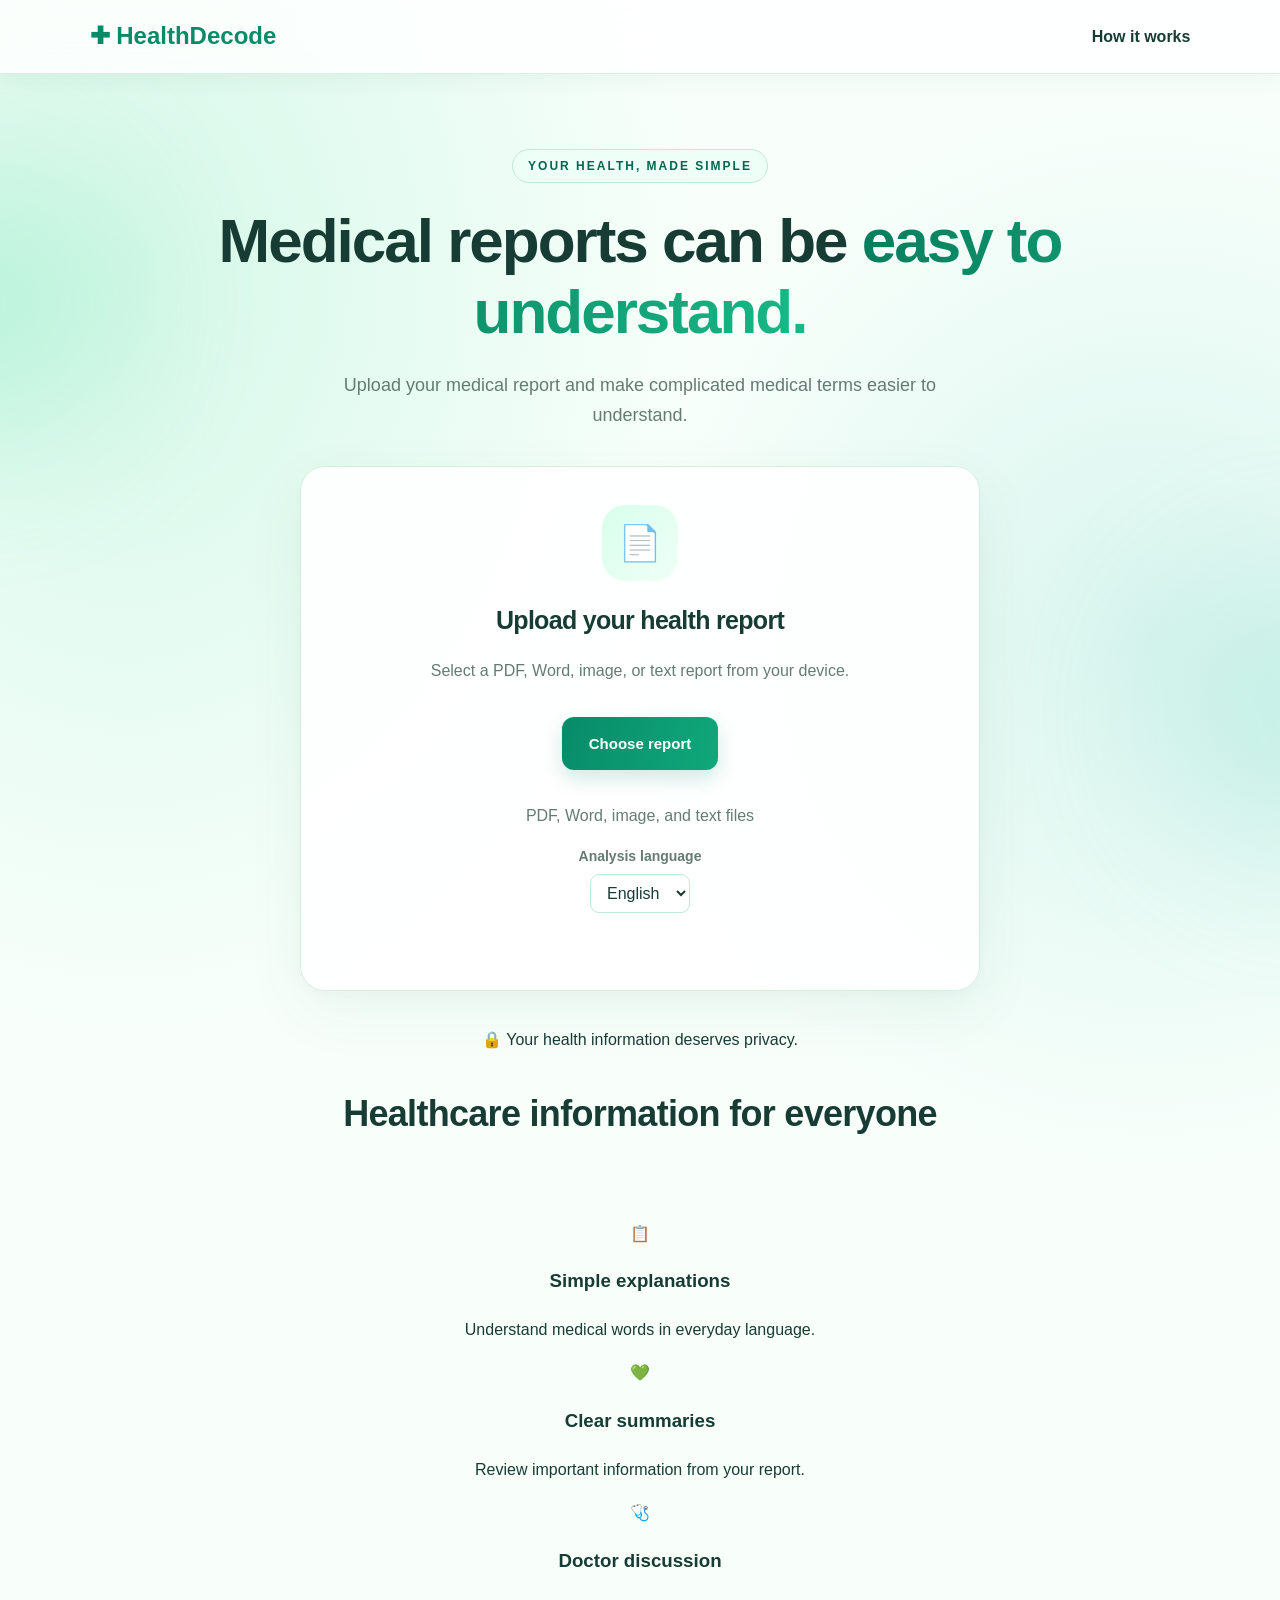
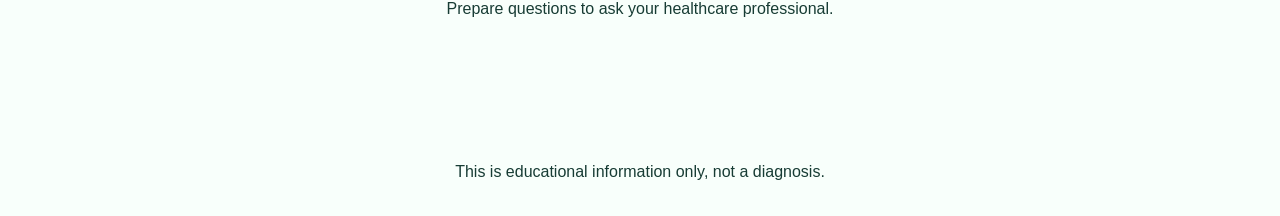
<file: frontedbyatharvlahane/index.html>
<!DOCTYPE html>
<html lang="en">
<head>
  <meta charset="UTF-8">
  <meta name="viewport" content="width=device-width, initial-scale=1.0">
  <title>HealthDecode | Understand Your Health</title>
  <link rel="stylesheet" href="style.css">
</head>
<body>
  <nav class="navbar">
    <a class="logo" href="#">✚ HealthDecode</a>
    <a href="#how">How it works</a>
  </nav>

  <main class="hero">
    <div class="tag">YOUR HEALTH, MADE SIMPLE</div>

    <h1>Medical reports can be
      <span>easy to understand.</span>
    </h1>

    <p class="intro">
      Upload your medical report and make complicated
      medical terms easier to understand.
    </p>

    <section class="upload-card">
      <div class="file-icon">📄</div>
      <h2>Upload your health report</h2>
      <p>Select a PDF, Word, image, or text report from your device.</p>

      <label class="upload-btn" for="pdfFile">
        Choose report
      </label>
      <input id="pdfFile" type="file" accept=".pdf,.doc,.docx,.jpg,.jpeg,.png,.webp,.bmp,.tif,.tiff,.txt,application/pdf,application/msword,application/vnd.openxmlformats-officedocument.wordprocessingml.document,image/*,text/plain">

      <p id="fileName" class="file-name">
        PDF, Word, image, and text files
      </p>
      <label class="language-label" for="language">Analysis language</label>
      <select id="language" name="language">
        <option value="en">English</option>
        <option value="hi">Hindi</option>
        <option value="mr">Marathi</option>
      </select>
      <p id="status" class="status" role="status" aria-live="polite"></p>
    </section>

    <section id="resultsSection" class="results-section" aria-labelledby="resultsHeading" hidden>
      <h2 id="resultsHeading">Your results</h2>
      <div id="resultsList" class="results-list"></div>

      <div class="questions-card">
        <h3>Questions to discuss with your doctor</h3>
        <ul id="questionsList"></ul>
      </div>
      <p class="educational-note">
        This is educational information only, not a diagnosis.
      </p>
    </section>

    <p class="privacy">🔒 Your health information deserves privacy.</p>

    <section id="how" class="how">
      <h2>Healthcare information for everyone</h2>
      <div class="features">
        <article>
          <span>📋</span>
          <h3>Simple explanations</h3>
          <p>Understand medical words in everyday language.</p>
        </article>
        <article>
          <span>💚</span>
          <h3>Clear summaries</h3>
          <p>Review important information from your report.</p>
        </article>
        <article>
          <span>🩺</span>
          <h3>Doctor discussion</h3>
          <p>Prepare questions to ask your healthcare professional.</p>
        </article>
      </div>
    </section>

    <footer>
        This is educational information only, not a diagnosis.
    </footer>
  </main>

  <script src="script.js"></script>
</body>
</html>
</file>
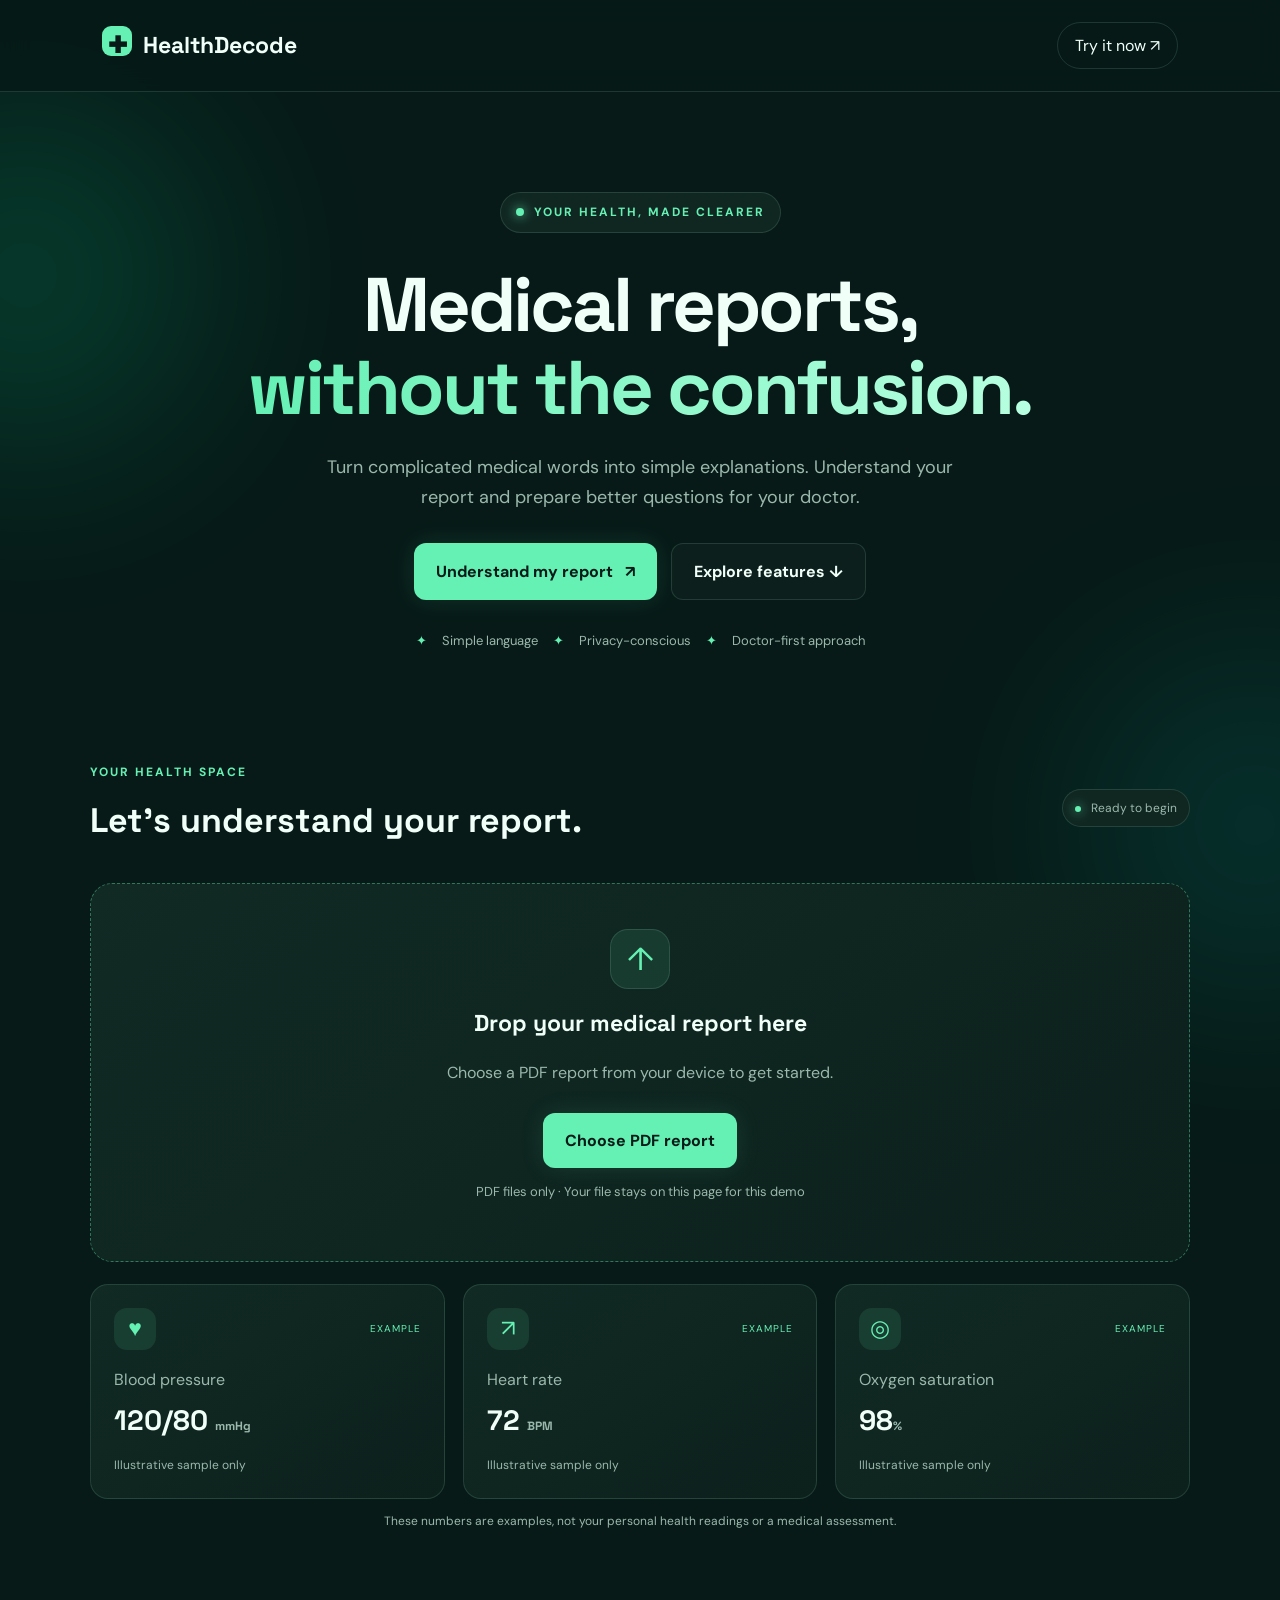
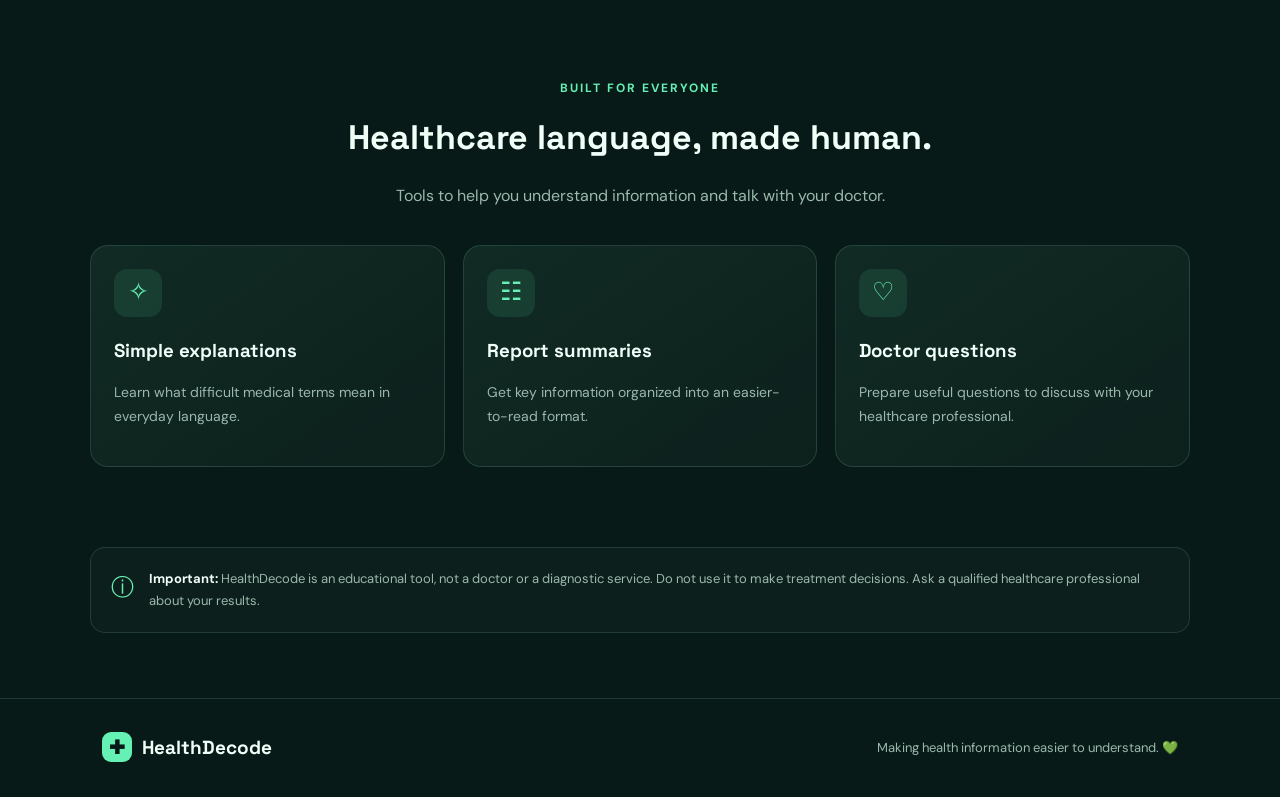
<file: frontedbyatharvlahane/healthdecode-v2 by atharvlahane/index.html>
<!DOCTYPE html>
<html lang="en">
<head>
    <meta charset="UTF-8">
    <meta name="viewport" content="width=device-width, initial-scale=1.0">
    <meta name="theme-color" content="#071a17">
    <title>HealthDecode | Understand Your Health</title>
    <link rel="stylesheet" href="style.css">
</head>
<body>

    <div class="background-glow glow-one"></div>
    <div class="background-glow glow-two"></div>

    <nav class="navbar">
        <a href="#" class="logo">
            <span class="logo-icon">✚</span> HealthDecode
        </a>
        <a href="#upload" class="nav-button">Try it now ↗</a>
    </nav>

    <main>
        <section class="hero">
            <div class="eyebrow">
                <span class="live-dot"></span>
                YOUR HEALTH, MADE CLEARER
            </div>

            <h1>Medical reports,<br>
                <span class="gradient-text">without the confusion.</span>
            </h1>

            <p class="hero-description">
                Turn complicated medical words into simple explanations.
                Understand your report and prepare better questions for your doctor.
            </p>

            <div class="hero-actions">
                <a href="#upload" class="primary-button">Understand my report <span>↗</span></a>
                <a href="#features" class="secondary-button">Explore features ↓</a>
            </div>

            <div class="trust-line">
                <span>✦</span> Simple language
                <span>✦</span> Privacy-conscious
                <span>✦</span> Doctor-first approach
            </div>
        </section>

        <section class="dashboard" id="upload">
            <div class="section-heading">
                <div>
                    <span class="section-label">YOUR HEALTH SPACE</span>
                    <h2>Let's understand your report.</h2>
                </div>
                <span class="status-pill"><span class="live-dot"></span> Ready to begin</span>
            </div>

            <div class="upload-panel" id="dropZone">
                <div class="upload-icon">↑</div>
                <h3>Drop your medical report here</h3>
                <p>Choose a PDF report from your device to get started.</p>

                <label for="pdfFile" class="primary-button upload-button">
                    Choose PDF report
                </label>
                <input type="file" id="pdfFile" accept=".pdf,application/pdf">

                <p class="file-message" id="fileMessage" aria-live="polite">
                    PDF files only · Your file stays on this page for this demo
                </p>
            </div>

            <div class="health-grid">
                <article class="health-card">
                    <div class="card-top">
                        <span class="card-icon">♥</span>
                        <span class="sample-tag">EXAMPLE</span>
                    </div>
                    <p>Blood pressure</p>
                    <h3>120/80 <small>mmHg</small></h3>
                    <div class="card-note">Illustrative sample only</div>
                </article>

                <article class="health-card">
                    <div class="card-top">
                        <span class="card-icon">↗</span>
                        <span class="sample-tag">EXAMPLE</span>
                    </div>
                    <p>Heart rate</p>
                    <h3>72 <small>BPM</small></h3>
                    <div class="card-note">Illustrative sample only</div>
                </article>

                <article class="health-card">
                    <div class="card-top">
                        <span class="card-icon">◎</span>
                        <span class="sample-tag">EXAMPLE</span>
                    </div>
                    <p>Oxygen saturation</p>
                    <h3>98<small>%</small></h3>
                    <div class="card-note">Illustrative sample only</div>
                </article>
            </div>

            <p class="sample-warning">
                These numbers are examples, not your personal health readings
                or a medical assessment.
            </p>
        </section>

        <section class="features" id="features">
            <div class="section-heading centered">
                <span class="section-label">BUILT FOR EVERYONE</span>
                <h2>Healthcare language, made human.</h2>
                <p>Tools to help you understand information and talk with your doctor.</p>
            </div>

            <div class="feature-grid">
                <article class="feature-card">
                    <div class="feature-icon">✧</div>
                    <h3>Simple explanations</h3>
                    <p>Learn what difficult medical terms mean in everyday language.</p>
                </article>

                <article class="feature-card">
                    <div class="feature-icon">☷</div>
                    <h3>Report summaries</h3>
                    <p>Get key information organized into an easier-to-read format.</p>
                </article>

                <article class="feature-card">
                    <div class="feature-icon">♡</div>
                    <h3>Doctor questions</h3>
                    <p>Prepare useful questions to discuss with your healthcare professional.</p>
                </article>
            </div>
        </section>

        <section class="disclaimer">
            <span>ⓘ</span>
            <p><strong>Important:</strong> HealthDecode is an educational tool, not a
            doctor or a diagnostic service. Do not use it to make treatment decisions.
            Ask a qualified healthcare professional about your results.</p>
        </section>
    </main>

    <footer>
        <a href="#" class="logo"><span class="logo-icon">✚</span> HealthDecode</a>
        <p>Making health information easier to understand. 💚</p>
    </footer>

    <script src="script.js"></script>
</body>
</html>
</file>
<file: frontedbyatharvlahane/style.css>
/* =========================
   HEALTHDECODE — MODERN UI
========================= */

:root {
    --green: #078b68;
    --green-dark: #05664f;
    --mint: #e8fff5;
    --text: #173c34;
    --muted: #647b74;
    --white: #ffffff;
}

* {
    box-sizing: border-box;
    scroll-behavior: smooth;
}

body {
    margin: 0;
    font-family: Inter, "Segoe UI", Arial, sans-serif;
    color: var(--text);
    line-height: 1.7;
    background:
        radial-gradient(ellipse at 10% 15%, #d5f8e8 0, transparent 35%),
        radial-gradient(ellipse at 90% 35%, #d9f5ee 0, transparent 32%),
        #f8fffb;
    overflow-x: hidden;
}

/* Animated background glow */

body::before,
body::after {
    content: "";
    position: fixed;
    width: 280px;
    height: 280px;
    border-radius: 50%;
    filter: blur(75px);
    opacity: 0.35;
    pointer-events: none;
    z-index: -1;
    animation: floatGlow 10s ease-in-out infinite alternate;
}

body::before {
    background: #7ce9bb;
    top: 18%;
    left: -170px;
}

body::after {
    background: #8edfd2;
    right: -170px;
    bottom: 5%;
    animation-delay: -5s;
}

@keyframes floatGlow {
    from { transform: translate(0, 0) scale(1); }
    to { transform: translate(35px, -35px) scale(1.2); }
}

/* Navigation */

.navbar {
    position: sticky;
    top: 0;
    z-index: 10;
    display: flex;
    justify-content: space-between;
    align-items: center;
    gap: 20px;
    padding: 16px 7%;
    background: rgba(255, 255, 255, 0.82);
    backdrop-filter: blur(18px);
    border-bottom: 1px solid #dcefe6;
    box-shadow: 0 4px 25px #174b3710;
}

.logo {
    color: var(--green);
    font-size: 24px;
    font-weight: 800;
    text-decoration: none;
    white-space: nowrap;
}

.logo:hover {
    color: var(--green-dark);
}

.navbar > a:last-child {
    color: var(--text);
    font-weight: 600;
    text-decoration: none;
    transition: color 0.25s;
}

.navbar > a:last-child:hover {
    color: var(--green);
}

/* Hero section */

.hero {
    text-align: center;
    padding: 75px 20px 30px;
    animation: fadeUp 0.8s ease both;
}

.tag {
    display: inline-block;
    padding: 6px 15px;
    border: 1px solid #bdebd6;
    border-radius: 30px;
    background: #edfff6;
    color: var(--green-dark);
    font-size: 12px;
    font-weight: 800;
    letter-spacing: 2px;
}

h1 {
    max-width: 900px;
    margin: 22px auto;
    font-size: clamp(34px, 5.5vw, 62px);
    line-height: 1.15;
    letter-spacing: -2px;
    font-weight: 850;
}

h1 span {
    color: var(--green);
    background: linear-gradient(100deg, #087d5d, #19b887);
    background-clip: text;
    -webkit-background-clip: text;
    -webkit-text-fill-color: transparent;
}

.intro {
    max-width: 650px;
    margin: 20px auto;
    color: var(--muted);
    font-size: 18px;
}

/* Upload card */

.upload-card {
    position: relative;
    max-width: 680px;
    margin: 35px auto;
    padding: 38px 28px;
    text-align: center;
    background: rgba(255, 255, 255, 0.88);
    border: 1px solid #d5eee2;
    border-radius: 25px;
    box-shadow:
        0 20px 60px #155b4110,
        0 4px 12px #155b4108;
    animation: fadeUp 0.9s 0.15s ease both;
    transition:
        transform 0.35s ease,
        box-shadow 0.35s ease,
        border-color 0.35s ease;
}

.upload-card:hover {
    transform: translateY(-5px);
    border-color: #a4dec4;
    box-shadow: 0 28px 65px #155b411b;
}

.file-icon {
    display: grid;
    place-items: center;
    width: 76px;
    height: 76px;
    margin: 0 auto 18px;
    border-radius: 23px;
    background: linear-gradient(135deg, #d8ffeb, #effff8);
    font-size: 35px;
    animation: gentleFloat 3s ease-in-out infinite;
}

@keyframes gentleFloat {
    0%, 100% { transform: translateY(0); }
    50% { transform: translateY(-7px); }
}

.upload-card h2 {
    margin: 12px 0;
    font-size: 25px;
}

.upload-card p {
    color: var(--muted);
}

/* Green upload button */

.upload-btn {
    display: inline-block;
    margin: 16px 0;
    padding: 14px 27px;
    border: 0;
    border-radius: 12px;
    background: linear-gradient(110deg, #078b68, #10a87b);
    box-shadow: 0 8px 20px #078b6830;
    color: white;
    font-size: 15px;
    font-weight: 750;
    cursor: pointer;
    transition:
        transform 0.25s ease,
        box-shadow 0.25s ease,
        filter 0.25s ease;
}

.upload-btn:hover {
    transform: translateY(-3px) scale(1.02);
    box-shadow: 0 13px 28px #078b6840;
    filter: brightness(1.05);
}

.upload-btn:active {
    transform: scale(0.98);
}

.upload-btn:focus-visible {
    outline: 3px solid #78dcb3;
    outline-offset: 4px;
}

/* Hide browser's default file button.
   The label above still opens the file picker. */

input[type="file"] {
    display: none;
}

.upload-card input[type="file"]:focus-visible + label {
    outline: 3px solid #78dcb3;
}

.language-label {
    display: block;
    margin-top: 12px;
    color: var(--muted);
    font-size: 14px;
    font-weight: 650;
}

#language {
    margin-top: 5px;
    padding: 9px 12px;
    border: 1px solid #bdebd6;
    border-radius: 9px;
    color: var(--text);
    background: white;
    font: inherit;
}

.status {
    min-height: 1.7em;
    margin: 12px 0 0;
}

.status-error {
    color: #a32626 !important;
}

/* Privacy and supporting text */

.upload-card small,
.upload-card .privacy {
    color: var(--muted);
    font-size: 13px;
}

.results-section {
    max-width: 900px;
    margin: 55px auto;
    text-align: left;
    scroll-margin-top: 90px;
}

.results-section > h2 {
    text-align: center;
}

.results-list {
    display: grid;
    grid-template-columns: repeat(auto-fit, minmax(min(100%, 260px), 1fr));
    gap: 16px;
}

.result-card,
.questions-card {
    padding: 22px;
    border: 1px solid #d5eee2;
    border-radius: 18px;
    background: rgba(255, 255, 255, 0.92);
    box-shadow: 0 8px 25px #174b3708;
}

.result-heading {
    display: flex;
    align-items: flex-start;
    justify-content: space-between;
    gap: 12px;
}

.result-heading h3,
.questions-card h3 {
    margin: 0;
    font-size: 18px;
}

.status-badge {
    flex: 0 0 auto;
    padding: 3px 10px;
    border-radius: 20px;
    font-size: 12px;
    font-weight: 800;
}

.status-low {
    color: #805600;
    background: #fff1c7;
}

.status-normal {
    color: #05664f;
    background: #d9f8e9;
}

.status-high {
    color: #a32626;
    background: #ffe1df;
}

.result-value {
    margin: 16px 0 8px;
    font-size: 21px;
    font-weight: 750;
}

.result-meaning,
.reference-range,
.questions-card li {
    color: var(--muted);
}

.reference-range {
    margin-bottom: 0;
    font-size: 14px;
}

.questions-card {
    margin-top: 22px;
}

.questions-card ul {
    margin-bottom: 0;
    padding-left: 22px;
}

.educational-note {
    color: var(--muted);
    font-size: 14px;
    text-align: center;
}

/* Sections and feature cards */

section {
    scroll-margin-top: 90px;
}

.features {
    max-width: 1100px;
    margin: 45px auto;
    padding: 30px 20px 75px;
    text-align: center;
    animation: fadeUp 0.8s ease both;
}

.features > h2,
section > h2 {
    font-size: clamp(26px, 4vw, 36px);
    letter-spacing: -0.7px;
}

.feature-card {
    display: inline-block;
    width: min(290px, 100%);
    min-height: 190px;
    margin: 12px;
    padding: 28px 22px;
    vertical-align: top;
    text-align: left;
    background: rgba(255, 255, 255, 0.9);
    border: 1px solid #dcefe6;
    border-radius: 20px;
    box-shadow: 0 8px 25px #174b3708;
    transition:
        transform 0.3s ease,
        box-shadow 0.3s ease,
        border-color 0.3s ease;
}

.feature-card:hover {
    transform: translateY(-8px);
    border-color: #a8dfc7;
    box-shadow: 0 18px 38px #174b3717;
}

.feature-card h3 {
    margin-top: 8px;
    font-size: 19px;
}

.feature-card p {
    color: var(--muted);
    font-size: 15px;
}

/* Entrance animation */

@keyframes fadeUp {
    from {
        opacity: 0;
        transform: translateY(22px);
    }
    to {
        opacity: 1;
        transform: translateY(0);
    }
}

/* Mobile layout */

@media (max-width: 600px) {
    .navbar {
        padding: 13px 5%;
        gap: 10px;
    }

    .logo {
        font-size: 19px;
    }

    .navbar > a:last-child {
        font-size: 13px;
    }

    .hero {
        padding: 50px 18px 20px;
    }

    h1 {
        letter-spacing: -1px;
    }

    .intro {
        font-size: 16px;
    }

    .upload-card {
        margin: 25px 15px;
        padding: 28px 18px;
        border-radius: 20px;
    }

    .upload-card h2 {
        font-size: 22px;
    }

    .features {
        padding-bottom: 45px;
    }

    .feature-card {
        margin: 10px 0;
    }
}

/* Respect accessibility settings */

@media (prefers-reduced-motion: reduce) {
    *,
    *::before,
    *::after {
        animation-duration: 0.01ms !important;
        animation-iteration-count: 1 !important;
        scroll-behavior: auto !important;
        transition-duration: 0.01ms !important;
    }
}
</file>
<file: frontedbyatharvlahane/healthdecode-v2 by atharvlahane/style.css>
@import url('https://fonts.googleapis.com/css2?family=DM+Sans:wght@400;500;600;700&family=Space+Grotesk:wght@400;500;600;700&display=swap');

:root {
    --bg: #071a17;
    --panel: #102621;
    --green: #65f0b4;
    --text: #f0fff8;
    --muted: #9bb8ac;
    --border: rgba(154, 230, 197, 0.15);
}

* {
    box-sizing: border-box;
    scroll-behavior: smooth;
}

body {
    margin: 0;
    color: var(--text);
    background: var(--bg);
    font-family: 'DM Sans', Arial, sans-serif;
    line-height: 1.7;
    overflow-x: hidden;
}

a {
    color: inherit;
    text-decoration: none;
}

.background-glow {
    position: absolute;
    width: 350px;
    height: 350px;
    border-radius: 50%;
    filter: blur(100px);
    opacity: 0.16;
    pointer-events: none;
    z-index: -1;
    animation: glowMove 9s ease-in-out infinite alternate;
}

.glow-one {
    background: #00f0a0;
    top: 100px;
    left: -150px;
}

.glow-two {
    background: #00a9a0;
    top: 650px;
    right: -150px;
    animation-delay: -4s;
}

@keyframes glowMove {
    from { transform: translateY(0) scale(1); }
    to { transform: translateY(70px) scale(1.2); }
}

.navbar {
    display: flex;
    align-items: center;
    justify-content: space-between;
    padding: 22px 8%;
    border-bottom: 1px solid var(--border);
    background: rgba(7, 26, 23, 0.85);
    backdrop-filter: blur(15px);
    position: sticky;
    top: 0;
    z-index: 10;
}

.logo {
    font-family: 'Space Grotesk', sans-serif;
    font-size: 23px;
    font-weight: 700;
}

.logo-icon {
    display: inline-grid;
    place-items: center;
    width: 30px;
    height: 30px;
    margin-right: 5px;
    color: #071a17;
    background: var(--green);
    border-radius: 9px;
}

.nav-button {
    border: 1px solid var(--border);
    padding: 9px 17px;
    border-radius: 30px;
    transition: 0.3s;
}

.nav-button:hover {
    border-color: var(--green);
    color: var(--green);
}

.hero {
    text-align: center;
    padding: 100px 20px 75px;
    animation: fadeUp 0.8s ease both;
}

.eyebrow, .section-label {
    color: var(--green);
    font-size: 12px;
    letter-spacing: 2px;
    font-weight: 700;
}

.eyebrow {
    display: inline-flex;
    align-items: center;
    gap: 10px;
    border: 1px solid var(--border);
    padding: 9px 15px;
    border-radius: 30px;
    background: #102621;
}

.live-dot {
    display: inline-block;
    width: 8px;
    height: 8px;
    background: var(--green);
    border-radius: 50%;
    box-shadow: 0 0 12px var(--green);
    animation: pulse 1.8s infinite;
}

@keyframes pulse {
    50% { opacity: 0.45; box-shadow: 0 0 3px var(--green); }
}

h1, h2, h3 {
    font-family: 'Space Grotesk', sans-serif;
}

h1 {
    font-size: clamp(40px, 7vw, 76px);
    line-height: 1.1;
    letter-spacing: -3px;
    margin: 30px auto 22px;
}

.gradient-text {
    background: linear-gradient(90deg, #65f0b4, #b7ffe0, #65f0b4);
    background-size: 200% auto;
    color: transparent;
    background-clip: text;
    -webkit-background-clip: text;
    animation: gradientShift 5s linear infinite;
}

@keyframes gradientShift {
    to { background-position: 200% center; }
}

.hero-description {
    max-width: 650px;
    margin: 0 auto;
    color: var(--muted);
    font-size: 18px;
}

.hero-actions {
    display: flex;
    justify-content: center;
    flex-wrap: wrap;
    gap: 14px;
    margin-top: 30px;
}

.primary-button, .secondary-button {
    display: inline-flex;
    justify-content: center;
    align-items: center;
    gap: 12px;
    padding: 14px 22px;
    border-radius: 12px;
    font-weight: 700;
    cursor: pointer;
    transition: transform 0.25s, box-shadow 0.25s, background 0.25s;
}

.primary-button {
    background: var(--green);
    color: #071a17;
    border: none;
    box-shadow: 0 0 25px rgba(101, 240, 180, 0.12);
}

.primary-button:hover {
    transform: translateY(-3px);
    box-shadow: 0 0 35px rgba(101, 240, 180, 0.3);
}

.secondary-button {
    border: 1px solid var(--border);
    background: rgba(255, 255, 255, 0.025);
}

.secondary-button:hover {
    transform: translateY(-3px);
    border-color: var(--green);
}

.trust-line {
    display: flex;
    justify-content: center;
    flex-wrap: wrap;
    gap: 15px;
    margin-top: 30px;
    color: var(--muted);
    font-size: 13px;
}

.trust-line span {
    color: var(--green);
}

.dashboard, .features, .disclaimer {
    width: min(1100px, 88%);
    margin: 0 auto;
}

.dashboard {
    padding: 30px 0 80px;
    animation: fadeUp 0.9s 0.1s ease both;
}

.section-heading {
    display: flex;
    align-items: center;
    justify-content: space-between;
    gap: 20px;
    margin-bottom: 25px;
}

.section-heading h2 {
    font-size: clamp(24px, 4vw, 34px);
    margin: 8px 0;
}

.status-pill {
    white-space: nowrap;
    border: 1px solid var(--border);
    background: var(--panel);
    border-radius: 30px;
    padding: 8px 12px;
    font-size: 12px;
    color: var(--muted);
}

.status-pill .live-dot {
    margin-right: 7px;
    width: 6px;
    height: 6px;
}

.upload-panel {
    padding: 45px 20px;
    text-align: center;
    background: linear-gradient(145deg, #112a24, #0c201c);
    border: 1px dashed rgba(101, 240, 180, 0.4);
    border-radius: 22px;
    transition: 0.3s ease;
}

.upload-panel:hover, .upload-panel.dragging {
    border-color: var(--green);
    background: #123128;
    box-shadow: 0 0 35px rgba(101, 240, 180, 0.07);
}

.upload-icon {
    width: 60px;
    height: 60px;
    display: grid;
    place-items: center;
    margin: 0 auto 15px;
    background: rgba(101, 240, 180, 0.1);
    border: 1px solid var(--border);
    color: var(--green);
    font-size: 32px;
    border-radius: 18px;
    animation: float 3s ease-in-out infinite;
}

@keyframes float {
    50% { transform: translateY(-7px); }
}

.upload-panel h3 {
    font-size: 23px;
    margin: 10px 0;
}

.upload-panel p {
    color: var(--muted);
}

.upload-button {
    margin-top: 10px;
}

input[type="file"] {
    display: none;
}

.file-message {
    font-size: 13px;
    overflow-wrap: anywhere;
}

.health-grid {
    display: grid;
    grid-template-columns: repeat(3, 1fr);
    gap: 18px;
    margin-top: 22px;
}

.health-card, .feature-card {
    background: linear-gradient(145deg, #112a24, #0c201c);
    border: 1px solid var(--border);
    border-radius: 18px;
    padding: 23px;
    transition: transform 0.3s, border-color 0.3s, box-shadow 0.3s;
}

.health-card:hover, .feature-card:hover {
    transform: translateY(-6px);
    border-color: rgba(101, 240, 180, 0.45);
    box-shadow: 0 14px 35px #00000025;
}

.card-top {
    display: flex;
    justify-content: space-between;
    align-items: center;
}

.card-icon, .feature-icon {
    display: grid;
    place-items: center;
    width: 42px;
    height: 42px;
    background: rgba(101, 240, 180, 0.1);
    color: var(--green);
    border-radius: 13px;
    font-size: 23px;
}

.sample-tag {
    color: var(--green);
    font-size: 10px;
    letter-spacing: 1px;
}

.health-card p {
    color: var(--muted);
    margin-bottom: 4px;
}

.health-card h3 {
    font-size: 28px;
    margin: 0;
}

.health-card h3 small {
    font-size: 12px;
    color: var(--muted);
}

.card-note {
    font-size: 12px;
    color: var(--muted);
    margin-top: 10px;
}

.sample-warning {
    color: var(--muted);
    font-size: 12px;
    text-align: center;
}

.features {
    padding: 50px 0 80px;
}

.centered {
    display: block;
    text-align: center;
    margin-bottom: 35px;
}

.centered > p {
    color: var(--muted);
}

.feature-grid {
    display: grid;
    grid-template-columns: repeat(3, 1fr);
    gap: 18px;
}

.feature-card h3 {
    margin-bottom: 5px;
}

.feature-card p {
    color: var(--muted);
    font-size: 14px;
}

.feature-icon {
    width: 48px;
    height: 48px;
    font-size: 25px;
}

.disclaimer {
    display: flex;
    align-items: flex-start;
    gap: 15px;
    margin-bottom: 65px;
    padding: 20px;
    border: 1px solid var(--border);
    border-radius: 15px;
    background: rgba(255, 255, 255, 0.025);
}

.disclaimer > span {
    color: var(--green);
    font-size: 23px;
}

.disclaimer p {
    margin: 0;
    color: var(--muted);
    font-size: 13px;
}

.disclaimer strong {
    color: var(--text);
}

footer {
    display: flex;
    justify-content: space-between;
    align-items: center;
    gap: 20px;
    flex-wrap: wrap;
    padding: 25px 8%;
    border-top: 1px solid var(--border);
}

footer .logo {
    font-size: 19px;
}

footer p {
    color: var(--muted);
    font-size: 13px;
}

@keyframes fadeUp {
    from { opacity: 0; transform: translateY(24px); }
    to { opacity: 1; transform: translateY(0); }
}

@media (max-width: 750px) {
    .hero {
        padding-top: 70px;
    }

    h1 {
        letter-spacing: -1.5px;
    }

    .section-heading {
        align-items: flex-start;
        flex-direction: column;
    }

    .health-grid, .feature-grid {
        grid-template-columns: 1fr;
    }

    .dashboard, .features, .disclaimer {
        width: 90%;
    }

    .trust-line {
        gap: 8px;
    }

    footer {
        flex-direction: column;
        align-items: flex-start;
    }
}

@media (prefers-reduced-motion: reduce) {
    *, *::before, *::after {
        animation: none !important;
        scroll-behavior: auto !important;
        transition: none !important;
    }
}
</file>
